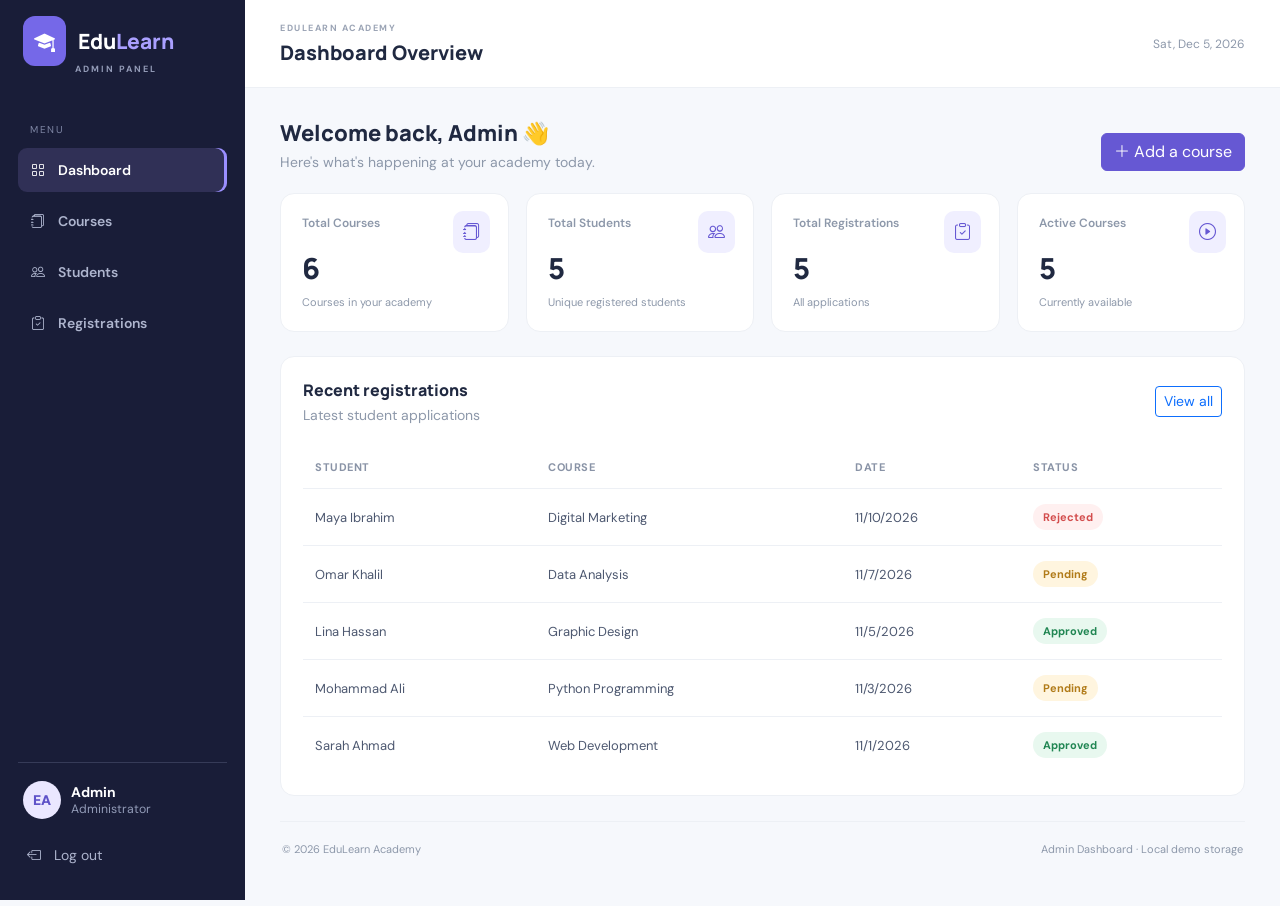
<file: index.html>
<!DOCTYPE html>
<html lang="en">
<head>
    <meta charset="UTF-8">
    <meta name="viewport" content="width=device-width, initial-scale=1.0">

    <title>Dashboard | EduLearn Academy</title>

    <link href="https://cdn.jsdelivr.net/npm/bootstrap@5.3.3/dist/css/bootstrap.min.css" rel="stylesheet">

    <link href="https://cdn.jsdelivr.net/npm/bootstrap-icons@1.11.3/font/bootstrap-icons.min.css" rel="stylesheet">

    <link rel="stylesheet" href="style.css">
</head>

<body>

    <!-- Sidebar -->
    <aside class="sidebar" id="sidebar">

        <a class="brand" href="index.html">
            <i class="bi bi-mortarboard-fill"></i>
            Edu<span>Learn</span>
            <small>ADMIN PANEL</small>
        </a>

        <p class="nav-label">MENU</p>

        <nav>
            <a class="nav-link active" href="index.html">
                <i class="bi bi-grid"></i> Dashboard
            </a>

            <a class="nav-link" href="courses.html">
                <i class="bi bi-journals"></i> Courses
            </a>

            <a class="nav-link" href="students.html">
                <i class="bi bi-people"></i> Students
            </a>

            <a class="nav-link" href="registrations.html">
                <i class="bi bi-clipboard-check"></i> Registrations
            </a>
        </nav>

        <div class="sidebar-bottom">
            <div class="admin">
                <b>EA</b>
                <span>Admin<small>Administrator</small></span>
            </div>

            <button id="logout" class="logout">
                <i class="bi bi-box-arrow-left"></i> Log out
            </button>
        </div>

    </aside>

    <!-- Main -->
    <main class="main">

        <header class="topbar">

            <div class="d-flex align-items-center gap-3">

                <button class="btn btn-light d-lg-none" id="menu">
                    <i class="bi bi-list"></i>
                </button>

                <div>
                    <small>EDULEARN ACADEMY</small>
                    <h1>Dashboard Overview</h1>
                </div>

            </div>

            <span id="date"></span>

        </header>

        <div class="content">

            <div class="welcome">

                <div>
                    <h2>Welcome back, Admin 👋</h2>
                    <p>Here's what's happening at your academy today.</p>
                </div>

                <a href="courses.html" class="btn btn-primary">
                    <i class="bi bi-plus-lg"></i> Add a course
                </a>

            </div>

            <!-- Statistics -->
            <div class="stats">

                <article>
                    <span>Total Courses</span>
                    <i class="bi bi-journals"></i>
                    <strong id="totalCourses">0</strong>
                    <small>Courses in your academy</small>
                </article>

                <article>
                    <span>Total Students</span>
                    <i class="bi bi-people"></i>
                    <strong id="totalStudents">0</strong>
                    <small>Unique registered students</small>
                </article>

                <article>
                    <span>Total Registrations</span>
                    <i class="bi bi-clipboard-check"></i>
                    <strong id="totalRegistrations">0</strong>
                    <small>All applications</small>
                </article>

                <article>
                    <span>Active Courses</span>
                    <i class="bi bi-play-circle"></i>
                    <strong id="activeCourses">0</strong>
                    <small>Currently available</small>
                </article>

            </div>

            <!-- Recent Registrations -->
            <div class="panel">

                <div class="panel-title">

                    <div>
                        <h3>Recent registrations</h3>
                        <p>Latest student applications</p>
                    </div>

                    <a href="registrations.html"
                       class="btn btn-sm btn-outline-primary">
                        View all
                    </a>

                </div>

                <div class="table-responsive">

                    <table class="table">

                        <thead>
                            <tr>
                                <th>Student</th>
                                <th>Course</th>
                                <th>Date</th>
                                <th>Status</th>
                            </tr>
                        </thead>

                        <tbody id="recent"></tbody>

                    </table>

                </div>

            </div>

            <footer>
                © 2026 EduLearn Academy
                <span>Admin Dashboard · Local demo storage</span>
            </footer>

        </div>

    </main>

    <script src="https://cdn.jsdelivr.net/npm/bootstrap@5.3.3/dist/js/bootstrap.bundle.min.js"></script>
 <script src="admin.js"></script>
<script>
// ========================================
// Dashboard JavaScript
// ========================================

function dashboard() {

    const courses = read(KEY_C);
    const regs = read(KEY_R);

    // Statistics
    $("totalCourses").textContent = courses.length;

    $("totalStudents").textContent = students().length;

    $("totalRegistrations").textContent = regs.length;

    $("activeCourses").textContent =
        courses.filter(c => c.status === "Active").length;

    // Latest 5 registrations
    const latest = [...regs]
        .sort((a, b) =>
            new Date(b.date || 0) - new Date(a.date || 0)
        )
        .slice(0, 5);

    $("recent").innerHTML = latest.length

        ? latest.map(r => `
            <tr>
                <td>${safe(r.name)}</td>
                <td>${safe(r.course)}</td>
                <td>${date(r.date)}</td>
                <td>${badge(r.status || "Pending")}</td>
            </tr>
        `).join("")

        : `
            <tr>
                <td colspan="4" class="text-center text-secondary">
                    No registrations yet.
                </td>
            </tr>
        `;
}

dashboard();
</script>

</body>
</html>
</file>
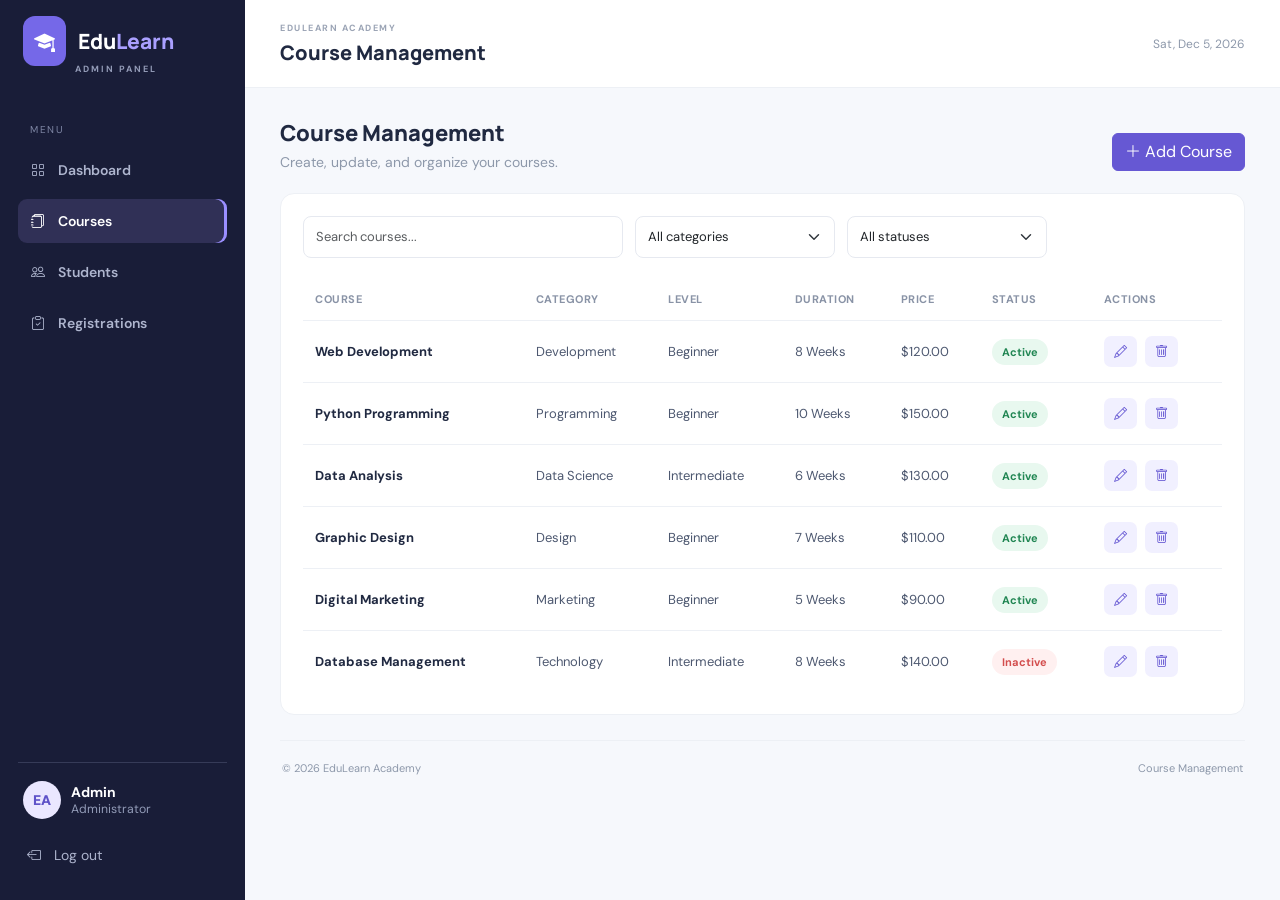
<file: courses.html>
<!DOCTYPE html>
<html lang="en">
<head>
    <meta charset="UTF-8">
    <meta name="viewport" content="width=device-width, initial-scale=1.0">

    <title>Courses | EduLearn Academy</title>

    <link href="https://cdn.jsdelivr.net/npm/bootstrap@5.3.3/dist/css/bootstrap.min.css" rel="stylesheet">

    <link href="https://cdn.jsdelivr.net/npm/bootstrap-icons@1.11.3/font/bootstrap-icons.min.css" rel="stylesheet">

    <link rel="stylesheet" href="style.css">
</head>

<body>

    <!-- Sidebar -->
    <aside class="sidebar" id="sidebar">

        <a class="brand" href="index.html">
            <i class="bi bi-mortarboard-fill"></i>
            Edu<span>Learn</span>
            <small>ADMIN PANEL</small>
        </a>

        <p class="nav-label">MENU</p>

        <nav>
            <a class="nav-link" href="index.html">
                <i class="bi bi-grid"></i> Dashboard
            </a>

            <a class="nav-link active" href="courses.html">
                <i class="bi bi-journals"></i> Courses
            </a>

            <a class="nav-link" href="students.html">
                <i class="bi bi-people"></i> Students
            </a>

            <a class="nav-link" href="registrations.html">
                <i class="bi bi-clipboard-check"></i> Registrations
            </a>
        </nav>

        <div class="sidebar-bottom">
            <div class="admin">
                <b>EA</b>
                <span>Admin<small>Administrator</small></span>
            </div>

            <button id="logout" class="logout">
                <i class="bi bi-box-arrow-left"></i> Log out
            </button>
        </div>

    </aside>

    <!-- Main -->
    <main class="main">

        <header class="topbar">

            <div class="d-flex align-items-center gap-3">

                <button class="btn btn-light d-lg-none" id="menu">
                    <i class="bi bi-list"></i>
                </button>

                <div>
                    <small>EDULEARN ACADEMY</small>
                    <h1>Course Management</h1>
                </div>

            </div>

            <span id="date"></span>

        </header>

        <div class="content">

            <div class="section-head">

                <div>
                    <h2>Course Management</h2>
                    <p>Create, update, and organize your courses.</p>
                </div>

                <button class="btn btn-primary" id="addCourse">
                    <i class="bi bi-plus-lg"></i> Add Course
                </button>

            </div>

            <div class="panel">

                <!-- Search and Filters -->
                <div class="filters">

                    <input
                        id="courseSearch"
                        class="form-control"
                        placeholder="Search courses..."
                    >

                    <select id="categoryFilter" class="form-select">
                        <option value="">All categories</option>
                    </select>

                    <select id="statusFilter" class="form-select">
                        <option value="">All statuses</option>
                        <option>Active</option>
                        <option>Inactive</option>
                    </select>

                </div>

                <!-- Courses Table -->
                <div class="table-responsive">

                    <table class="table">

                        <thead>
                            <tr>
                                <th>Course</th>
                                <th>Category</th>
                                <th>Level</th>
                                <th>Duration</th>
                                <th>Price</th>
                                <th>Status</th>
                                <th>Actions</th>
                            </tr>
                        </thead>

                        <tbody id="courseRows"></tbody>

                    </table>

                </div>

                <p id="courseEmpty" class="empty d-none">
                    No courses found.
                </p>

            </div>

            <footer>
                © 2026 EduLearn Academy
                <span>Course Management</span>
            </footer>

        </div>

    </main>

    <!-- Add / Edit Course Modal -->
    <div class="modal fade" id="courseModal" tabindex="-1">

        <div class="modal-dialog modal-dialog-centered">

            <div class="modal-content">

                <form id="courseForm" novalidate>

                    <div class="modal-header">

                        <div>
                            <h5 id="modalTitle">Add course</h5>
                            <small>Enter course information.</small>
                        </div>

                        <button
                            type="button"
                            class="btn-close"
                            data-bs-dismiss="modal">
                        </button>

                    </div>

                    <div class="modal-body">

                        <input type="hidden" id="courseId">

                        <label class="form-label">Course name *</label>
                        <input id="name"
                               class="form-control mb-3"
                               required minlength="3">

                        <label class="form-label">Category *</label>
                        <input id="category"
                               class="form-control mb-3"
                               required>

                        <label class="form-label">Level *</label>
                        <select id="level" class="form-select mb-3" required>
                            <option value="">Choose level</option>
                            <option>Beginner</option>
                            <option>Intermediate</option>
                            <option>Advanced</option>
                        </select>

                        <label class="form-label">Duration *</label>
                        <input id="duration"
                               class="form-control mb-3"
                               placeholder="e.g. 8 Weeks"
                               required>

                        <label class="form-label">Price ($) *</label>
                        <input id="price"
                               type="number"
                               min="0"
                               step=".01"
                               class="form-control mb-3"
                               required>

                        <label class="form-label">Status</label>
                        <select id="courseStatus" class="form-select">
                            <option>Active</option>
                            <option>Inactive</option>
                        </select>

                    </div>

                    <div class="modal-footer">

                        <button type="button"
                                class="btn btn-light"
                                data-bs-dismiss="modal">
                            Cancel
                        </button>

                        <button class="btn btn-primary">
                            Save course
                        </button>

                    </div>

                </form>

            </div>

        </div>

    </div>

    <!-- Notification -->
    <div class="toast-container position-fixed bottom-0 end-0 p-3">

        <div id="toast" class="toast text-bg-dark">
            <div class="toast-body" id="toastText"></div>
        </div>

    </div>

    <script src="https://cdn.jsdelivr.net/npm/bootstrap@5.3.3/dist/js/bootstrap.bundle.min.js"></script>
 <script src="admin.js"></script>
    <script >

// ========================================
// Course Management JavaScript
// ========================================

let courses = read(KEY_C);

const courseModal = new bootstrap.Modal($("courseModal"));

// Render courses
function renderCourses() {

    courses = read(KEY_C);

    // Categories
    const categories = [...new Set(
        courses.map(c => c.category)
    )];

    const old = $("categoryFilter").value;

    $("categoryFilter").innerHTML =
        '<option value="">All categories</option>' +
        categories.map(c =>
            `<option value="${safe(c)}">${safe(c)}</option>`
        ).join("");

    $("categoryFilter").value =
        categories.includes(old) ? old : "";

    // Search and filters
    const q = $("courseSearch").value.toLowerCase();
    const cat = $("categoryFilter").value;
    const status = $("statusFilter").value;

    const arr = courses.filter(c =>
        `${c.name} ${c.category} ${c.level}`
            .toLowerCase()
            .includes(q)
        && (!cat || c.category === cat)
        && (!status || c.status === status)
    );

    // Display
    $("courseRows").innerHTML = arr.map(c => `
        <tr>
            <td><b>${safe(c.name)}</b></td>
            <td>${safe(c.category)}</td>
            <td>${safe(c.level)}</td>
            <td>${safe(c.duration)}</td>
            <td>$${Number(c.price).toFixed(2)}</td>
            <td>${badge(c.status)}</td>
            <td>
                <button class="action"
                        data-edit="${safe(c.id)}">
                    <i class="bi bi-pencil"></i>
                </button>

                <button class="action"
                        data-del="${safe(c.id)}">
                    <i class="bi bi-trash"></i>
                </button>
            </td>
        </tr>
    `).join("");

    $("courseEmpty").classList.toggle(
        "d-none",
        arr.length > 0
    );

    // Edit buttons
    document.querySelectorAll("[data-edit]").forEach(b => {
        b.onclick = () => openCourse(b.dataset.edit);
    });

    // Delete buttons
    document.querySelectorAll("[data-del]").forEach(b => {
        b.onclick = () => delCourse(b.dataset.del);
    });
}

// Search and filters
$("courseSearch").oninput = renderCourses;
$("categoryFilter").onchange = renderCourses;
$("statusFilter").onchange = renderCourses;

// Open modal
function openCourse(id) {

    $("courseForm").reset();
    $("courseForm").classList.remove("was-validated");

    const c = courses.find(x => x.id === id);

    $("courseId").value = c?.id || "";

    $("modalTitle").textContent =
        c ? "Edit course" : "Add course";

    if (c) {
        $("name").value = c.name;
        $("category").value = c.category;
        $("level").value = c.level;
        $("duration").value = c.duration;
        $("price").value = c.price;
        $("courseStatus").value = c.status;
    }

    courseModal.show();
}

// Add button
$("addCourse").onclick = () => openCourse();

// Save course
$("courseForm").onsubmit = e => {

    e.preventDefault();

    const form = e.currentTarget;

    if (!form.checkValidity()) {
        form.classList.add("was-validated");
        return;
    }

    const id = $("courseId").value || "course-" + Date.now();

    const course = {
        id,
        name: $("name").value.trim(),
        category: $("category").value.trim(),
        level: $("level").value,
        duration: $("duration").value.trim(),
        price: Number($("price").value),
        status: $("courseStatus").value
    };

    if (
        !course.name ||
        !course.category ||
        !course.duration ||
        course.price < 0
    ) return;

    const index = courses.findIndex(x => x.id === id);

    if (index < 0) {
        courses.push(course);
    } else {
        courses[index] = course;
    }

    write(KEY_C, courses);

    courseModal.hide();

    renderCourses();

    note(
        index < 0
            ? "Course added successfully."
            : "Course updated successfully."
    );
};

// Delete course
function delCourse(id) {

    const c = courses.find(x => x.id === id);

    if (c && confirm(`Delete ${c.name}? Existing registrations will remain.`)) {

        courses = courses.filter(x => x.id !== id);

        write(KEY_C, courses);

        renderCourses();

        note("Course deleted.");
    }
}

// Initialize
renderCourses();

    </script>
   

</body>
</html>
</file>
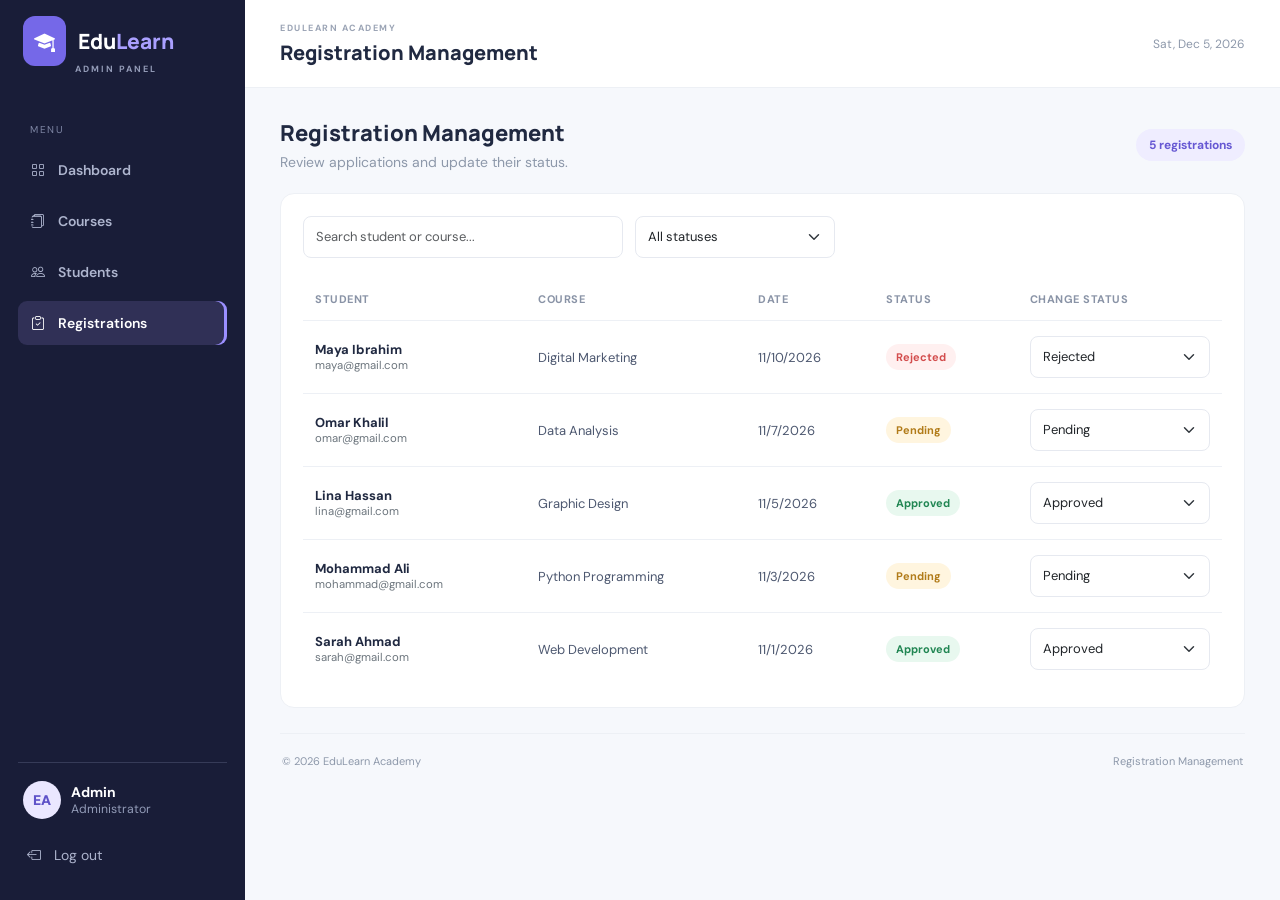
<file: registrations.html>
<!DOCTYPE html>
<html lang="en">
<head>
    <meta charset="UTF-8">
    <meta name="viewport" content="width=device-width, initial-scale=1.0">

    <title>Registrations | EduLearn Academy</title>

    <link href="https://cdn.jsdelivr.net/npm/bootstrap@5.3.3/dist/css/bootstrap.min.css" rel="stylesheet">

    <link href="https://cdn.jsdelivr.net/npm/bootstrap-icons@1.11.3/font/bootstrap-icons.min.css" rel="stylesheet">

    <link rel="stylesheet" href="style.css">
</head>

<body>

    <!-- Sidebar -->
    <aside class="sidebar" id="sidebar">

        <a class="brand" href="index.html">
            <i class="bi bi-mortarboard-fill"></i>
            Edu<span>Learn</span>
            <small>ADMIN PANEL</small>
        </a>

        <p class="nav-label">MENU</p>

        <nav>
            <a class="nav-link" href="index.html">
                <i class="bi bi-grid"></i> Dashboard
            </a>

            <a class="nav-link" href="courses.html">
                <i class="bi bi-journals"></i> Courses
            </a>

            <a class="nav-link" href="students.html">
                <i class="bi bi-people"></i> Students
            </a>

            <a class="nav-link active" href="registrations.html">
                <i class="bi bi-clipboard-check"></i> Registrations
            </a>
        </nav>

        <div class="sidebar-bottom">

            <div class="admin">
                <b>EA</b>
                <span>Admin<small>Administrator</small></span>
            </div>

            <button id="logout" class="logout">
                <i class="bi bi-box-arrow-left"></i> Log out
            </button>

        </div>

    </aside>

    <!-- Main -->
    <main class="main">

        <header class="topbar">

            <div class="d-flex align-items-center gap-3">

                <button class="btn btn-light d-lg-none" id="menu">
                    <i class="bi bi-list"></i>
                </button>

                <div>
                    <small>EDULEARN ACADEMY</small>
                    <h1>Registration Management</h1>
                </div>

            </div>

            <span id="date"></span>

        </header>

        <div class="content">

            <div class="section-head">

                <div>
                    <h2>Registration Management</h2>
                    <p>Review applications and update their status.</p>
                </div>

                <span class="pill" id="registrationCount">
                    0 registrations
                </span>

            </div>

            <div class="panel">

                <!-- Search and Filter -->
                <div class="filters">

                    <input
                        id="registrationSearch"
                        class="form-control"
                        placeholder="Search student or course..."
                    >

                    <select id="registrationFilter" class="form-select">
                        <option value="">All statuses</option>
                        <option>Pending</option>
                        <option>Approved</option>
                        <option>Rejected</option>
                    </select>

                </div>

                <!-- Registrations Table -->
                <div class="table-responsive">

                    <table class="table">

                        <thead>
                            <tr>
                                <th>Student</th>
                                <th>Course</th>
                                <th>Date</th>
                                <th>Status</th>
                                <th>Change status</th>
                            </tr>
                        </thead>

                        <tbody id="registrationRows"></tbody>

                    </table>

                </div>

                <p id="registrationEmpty" class="empty d-none">
                    No registrations found.
                </p>

            </div>

            <footer>
                © 2026 EduLearn Academy
                <span>Registration Management</span>
            </footer>

        </div>

    </main>

    <!-- Notification -->
    <div class="toast-container position-fixed bottom-0 end-0 p-3">

        <div id="toast" class="toast text-bg-dark">
            <div class="toast-body" id="toastText"></div>
        </div>

    </div>

    <script src="https://cdn.jsdelivr.net/npm/bootstrap@5.3.3/dist/js/bootstrap.bundle.min.js"></script>
 <script src="admin.js"></script>
    <script >

// ========================================
// Registration Management JavaScript
// ========================================

function renderRegs() {

    const regs = read(KEY_R);

    // Search and filter
    const q = $("registrationSearch").value.toLowerCase();

    const status = $("registrationFilter").value;

    const arr = [...regs]
        .filter(r =>
            `${r.name || ""} ${r.email || ""} ${r.course || ""}`
                .toLowerCase()
                .includes(q)
            && (!status || (r.status || "Pending") === status)
        )
        .sort((a, b) =>
            new Date(b.date || 0) - new Date(a.date || 0)
        );

    $("registrationCount").textContent =
        regs.length + " registrations";

    // Display registrations
    $("registrationRows").innerHTML = arr.map(r => `
        <tr>

            <td>
                <b>${safe(r.name)}</b>

                <small class="d-block text-secondary">
                    ${safe(r.email)}
                </small>
            </td>

            <td>${safe(r.course)}</td>

            <td>${date(r.date)}</td>

            <td>${badge(r.status || "Pending")}</td>

            <td>

                <select
                    class="form-select"
                    style="min-width:115px"
                    data-status="${safe(r.id)}">

                    <option ${(!r.status || r.status === "Pending") ? "selected" : ""}>
                        Pending
                    </option>

                    <option ${r.status === "Approved" ? "selected" : ""}>
                        Approved
                    </option>

                    <option ${r.status === "Rejected" ? "selected" : ""}>
                        Rejected
                    </option>

                </select>

            </td>

        </tr>
    `).join("");

    $("registrationEmpty").classList.toggle(
        "d-none",
        arr.length > 0
    );

    // Change registration status
    document.querySelectorAll("[data-status]").forEach(select => {

        select.onchange = () => {

            const currentRegs = read(KEY_R);

            const r = currentRegs.find(
                x => String(x.id) === String(select.dataset.status)
            );

            if (r) {

                r.status = select.value;

                write(KEY_R, currentRegs);

                renderRegs();

                note("Registration status updated.");
            }
        };
    });
}

// Search
$("registrationSearch").oninput = renderRegs;

// Status filter
$("registrationFilter").onchange = renderRegs;

// Initialize
renderRegs();

    </script>
  

</body>
</html>
</file>
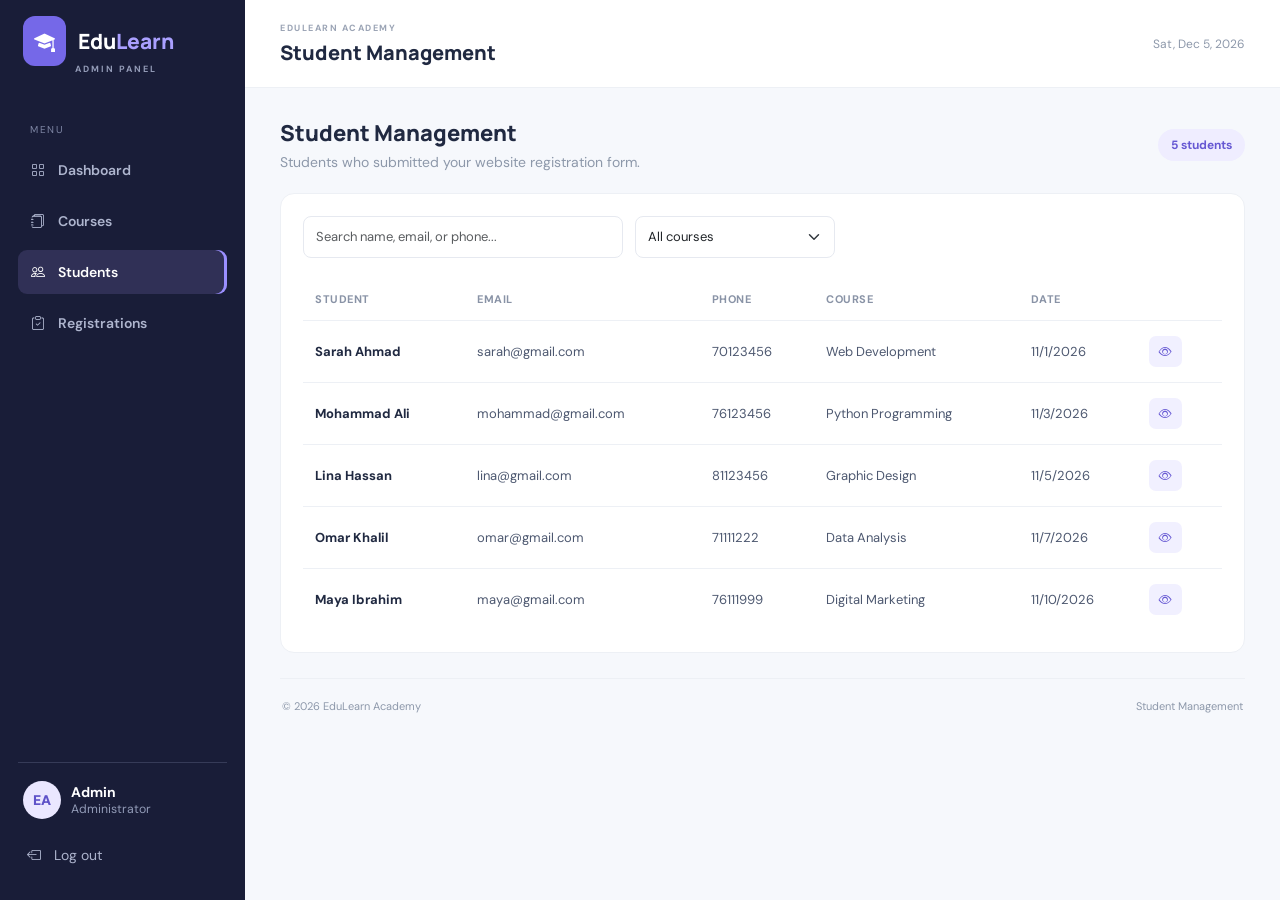
<file: students.html>
<!DOCTYPE html>
<html lang="en">
<head>
    <meta charset="UTF-8">
    <meta name="viewport" content="width=device-width, initial-scale=1.0">

    <title>Students | EduLearn Academy</title>

    <link href="https://cdn.jsdelivr.net/npm/bootstrap@5.3.3/dist/css/bootstrap.min.css" rel="stylesheet">

    <link href="https://cdn.jsdelivr.net/npm/bootstrap-icons@1.11.3/font/bootstrap-icons.min.css" rel="stylesheet">

    <link rel="stylesheet" href="style.css">
</head>

<body>

    <!-- Sidebar -->
    <aside class="sidebar" id="sidebar">

        <a class="brand" href="index.html">
            <i class="bi bi-mortarboard-fill"></i>
            Edu<span>Learn</span>
            <small>ADMIN PANEL</small>
        </a>

        <p class="nav-label">MENU</p>

        <nav>
            <a class="nav-link" href="index.html">
                <i class="bi bi-grid"></i> Dashboard
            </a>

            <a class="nav-link" href="courses.html">
                <i class="bi bi-journals"></i> Courses
            </a>

            <a class="nav-link active" href="students.html">
                <i class="bi bi-people"></i> Students
            </a>

            <a class="nav-link" href="registrations.html">
                <i class="bi bi-clipboard-check"></i> Registrations
            </a>
        </nav>

        <div class="sidebar-bottom">

            <div class="admin">
                <b>EA</b>
                <span>Admin<small>Administrator</small></span>
            </div>

            <button id="logout" class="logout">
                <i class="bi bi-box-arrow-left"></i> Log out
            </button>

        </div>

    </aside>

    <!-- Main -->
    <main class="main">

        <header class="topbar">

            <div class="d-flex align-items-center gap-3">

                <button class="btn btn-light d-lg-none" id="menu">
                    <i class="bi bi-list"></i>
                </button>

                <div>
                    <small>EDULEARN ACADEMY</small>
                    <h1>Student Management</h1>
                </div>

            </div>

            <span id="date"></span>

        </header>

        <div class="content">

            <div class="section-head">

                <div>
                    <h2>Student Management</h2>
                    <p>Students who submitted your website registration form.</p>
                </div>

                <span class="pill" id="studentCount">
                    0 students
                </span>

            </div>

            <div class="panel">

                <!-- Search and Filter -->
                <div class="filters">

                    <input
                        id="studentSearch"
                        class="form-control"
                        placeholder="Search name, email, or phone..."
                    >

                    <select id="studentCourseFilter" class="form-select">
                        <option value="">All courses</option>
                    </select>

                </div>

                <!-- Students Table -->
                <div class="table-responsive">

                    <table class="table">

                        <thead>
                            <tr>
                                <th>Student</th>
                                <th>Email</th>
                                <th>Phone</th>
                                <th>Course</th>
                                <th>Date</th>
                                <th></th>
                            </tr>
                        </thead>

                        <tbody id="studentRows"></tbody>

                    </table>

                </div>

                <p id="studentEmpty" class="empty d-none">
                    No students found.
                </p>

            </div>

            <footer>
                © 2026 EduLearn Academy
                <span>Student Management</span>
            </footer>

        </div>

    </main>

    <!-- Student Details Modal -->
    <div class="modal fade" id="studentModal" tabindex="-1">

        <div class="modal-dialog modal-dialog-centered">

            <div class="modal-content">

                <div class="modal-header">

                    <h5>Student details</h5>

                    <button
                        class="btn-close"
                        data-bs-dismiss="modal">
                    </button>

                </div>

                <div class="modal-body" id="studentDetails"></div>

            </div>

        </div>

    </div>

    <script src="https://cdn.jsdelivr.net/npm/bootstrap@5.3.3/dist/js/bootstrap.bundle.min.js"></script>
 <script src="admin.js"></script>
    <script >
// ========================================
// Student Management JavaScript
// ========================================

const studentModal = new bootstrap.Modal($("studentModal"));

// Display students
function renderStudents() {

    const regs = read(KEY_R);

   // Get all courses from the Courses page
const courses = read(KEY_C);

const names = [
    ...new Set(courses.map(c => c.name).filter(Boolean))
].sort();

    const old = $("studentCourseFilter").value;

    $("studentCourseFilter").innerHTML =
        '<option value="">All courses</option>' +
        names.map(n =>
            `<option value="${safe(n)}">${safe(n)}</option>`
        ).join("");

    $("studentCourseFilter").value =
        names.includes(old) ? old : "";

    // Search and filter
    const q = $("studentSearch").value.toLowerCase();

    const course = $("studentCourseFilter").value;

    const all = students();

    const arr = all.filter(r =>
        `${r.name || ""} ${r.email || ""} ${r.phone || ""}`
            .toLowerCase()
            .includes(q)
        && (!course || r.course === course)
    );

    $("studentCount").textContent =
        all.length + " students";

    // Display table
    $("studentRows").innerHTML = arr.map(r => `
        <tr>
            <td><b>${safe(r.name)}</b></td>
            <td>${safe(r.email)}</td>
            <td>${safe(r.phone)}</td>
            <td>${safe(r.course)}</td>
            <td>${date(r.date)}</td>

            <td>
                <button class="action"
                        data-student="${safe(r.id)}">
                    <i class="bi bi-eye"></i>
                </button>
            </td>
        </tr>
    `).join("");

    $("studentEmpty").classList.toggle(
        "d-none",
        arr.length > 0
    );

    // View details
    document.querySelectorAll("[data-student]").forEach(b => {
        b.onclick = () => studentDetails(b.dataset.student);
    });
}

// Search
$("studentSearch").oninput = renderStudents;

// Course filter
$("studentCourseFilter").onchange = renderStudents;

// View student details
function studentDetails(id) {

    const regs = read(KEY_R);

    const r = regs.find(
        x => String(x.id) === String(id)
    );

    if (!r) return;

    const details = [
        ["Name", r.name],
        ["Email", r.email],
        ["Phone", r.phone],
        ["Course", r.course],
        ["Date", date(r.date)],
        ["Status", r.status || "Pending"],
        ["Message", r.message || "—"]
    ];

    $("studentDetails").innerHTML = details.map(
        ([key, value]) => `
            <div class="student-details">
                <small>${safe(key)}</small>
                <b>${safe(value)}</b>
            </div>
        `
    ).join("");

    studentModal.show();
}

// Initialize
renderStudents();
</script>

    

</body>
</html>
</file>
<file: style.css>
@import url('https://fonts.googleapis.com/css2?family=DM+Sans:wght@400;500;600;700&family=Manrope:wght@700;800&display=swap');

:root {
    --purple: #6658d3;
    --ink: #202941;
    --muted: #8d98aa;
    --line: #edf0f5;
    --bg: #f6f8fc;
}

* {
    box-sizing: border-box;
}

body {
    margin: 0;
    background: var(--bg);
    color: var(--ink);
    font: 14px 'DM Sans', sans-serif;
}

/* Sidebar */

.sidebar {
    position: fixed;
    inset: 0 auto 0 0;
    width: 245px;
    background: #191d38;
    color: #fff;
    padding: 27px 18px;
    z-index: 5;
    display: flex;
    flex-direction: column;
}

.brand {
    color: white;
    text-decoration: none;
    font: 800 21px Manrope;
    margin: 0 5px 48px;
}

.brand > i {
    background: #7568e8;
    padding: 11px;
    border-radius: 12px;
    margin-right: 8px;
}

.brand span {
    color: #aaa0ff;
}

.brand small {
    display: block;
    font: 700 9px 'DM Sans';
    letter-spacing: 2px;
    color: #939bb7;
    margin: 8px 0 0 52px;
}

.nav-label {
    font-size: 10px;
    letter-spacing: 1.5px;
    color: #7e86a4;
    margin: 0 12px 12px;
}

.sidebar nav {
    display: grid;
    gap: 7px;
}

.sidebar .nav-link {
    color: #aeb5ce;
    border-radius: 9px;
    padding: 13px;
    display: flex;
    gap: 13px;
    align-items: center;
    font-weight: 600;
}

.sidebar .nav-link.active,
.sidebar .nav-link:hover {
    background: #303056;
    color: white;
}

.sidebar .nav-link.active {
    box-shadow: inset -3px 0 #9b8fff;
}

.sidebar-bottom {
    margin-top: auto;
}

.admin {
    border-top: 1px solid #363b58;
    padding: 18px 5px;
    display: flex;
    gap: 10px;
    align-items: center;
    font-weight: 700;
}

.admin > b {
    background: #eae7ff;
    color: #5e52c8;
    padding: 10px;
    border-radius: 50%;
}

.admin small {
    display: block;
    color: #929bb7;
    font-weight: 400;
}

.logout {
    border: 0;
    background: none;
    color: #adb4cd;
    padding: 9px;
}

.logout i {
    margin-right: 9px;
}

/* Main Content */

.main {
    margin-left: 245px;
}

.topbar {
    height: 88px;
    background: white;
    border-bottom: 1px solid var(--line);
    display: flex;
    align-items: center;
    justify-content: space-between;
    padding: 0 35px;
    position: sticky;
    top: 0;
    z-index: 3;
}

.topbar small {
    color: #9ba4b5;
    font-size: 9px;
    letter-spacing: 1.5px;
    font-weight: 700;
}

.topbar h1 {
    font: 800 20px Manrope;
    margin: 4px 0;
}

.topbar > span {
    font-size: 12px;
    color: var(--muted);
}

.content {
    padding: 30px 35px;
    max-width: 1500px;
    margin: auto;
}

/* Pages */

.page {
    display: none;
}

.page.active {
    display: block;
}

/* Welcome and Section Headings */

.welcome,
.section-head,
.panel-title {
    display: flex;
    justify-content: space-between;
    align-items: center;
    gap: 15px;
    margin-bottom: 22px;
}

.welcome h2,
.section-head h2 {
    font: 800 22px Manrope;
    margin: 0 0 5px;
}

.welcome p,
.section-head p,
.panel-title p {
    color: var(--muted);
    margin: 0;
}

/* Buttons */

.btn-primary {
    background: var(--purple);
    border-color: var(--purple);
}

.btn-primary:hover {
    background: #5547c0;
    border-color: #5547c0;
}

/* Statistics Cards */

.stats {
    display: grid;
    grid-template-columns: repeat(4, 1fr);
    gap: 17px;
    margin-bottom: 24px;
}

.stats article {
    background: white;
    border: 1px solid var(--line);
    border-radius: 14px;
    padding: 21px;
    position: relative;
    min-width: 0;
}

.stats article > span {
    display: block;
    color: var(--muted);
    font-size: 12px;
    font-weight: 600;
}

.stats article > i {
    position: absolute;
    right: 18px;
    top: 17px;
    color: var(--purple);
    background: #f0efff;
    padding: 10px;
    border-radius: 10px;
    font-size: 17px;
}

.stats strong {
    display: block;
    font: 800 29px Manrope;
    margin: 17px 0 4px;
}

.stats article small {
    color: var(--muted);
    font-size: 11px;
}

/* Panels */

.panel {
    background: white;
    border: 1px solid var(--line);
    border-radius: 14px;
    padding: 22px;
    margin-bottom: 22px;
}

.panel-title h3 {
    font: 800 16px Manrope;
    margin: 0 0 5px;
}

/* Tables */

.table {
    margin-bottom: 0;
    vertical-align: middle;
}

.table thead th {
    color: #8993a6;
    font-size: 11px;
    font-weight: 700;
    text-transform: uppercase;
    letter-spacing: .5px;
    border-bottom: 1px solid var(--line);
    white-space: nowrap;
    padding: 14px 12px;
}

.table tbody td {
    padding: 15px 12px;
    border-color: var(--line);
    color: #4d5870;
    font-size: 13px;
}

.table tbody tr:last-child td {
    border-bottom: 0;
}

.table tbody td b {
    color: var(--ink);
}

/* Filters */

.filters {
    display: flex;
    gap: 12px;
    margin-bottom: 20px;
}

.filters input {
    max-width: 320px;
}

.filters select {
    max-width: 200px;
}

.form-control,
.form-select {
    border-color: #e6e9f0;
    border-radius: 8px;
    min-height: 42px;
    font-size: 13px;
}

.form-control:focus,
.form-select:focus {
    border-color: var(--purple);
    box-shadow: 0 0 0 3px #6658d31a;
}

/* Status Badges */

.badge-status {
    display: inline-block;
    border-radius: 20px;
    padding: 6px 10px;
    font-size: 11px;
    font-weight: 700;
}

.badge-status.Active,
.badge-status.Approved {
    background: #e8f8ef;
    color: #218653;
}

.badge-status.Inactive,
.badge-status.Rejected {
    background: #fff0f0;
    color: #d34d4d;
}

.badge-status.Pending {
    background: #fff5df;
    color: #b17b19;
}

/* Action Buttons */

.action {
    border: 0;
    background: #f1f0ff;
    color: var(--purple);
    border-radius: 7px;
    padding: 7px 10px;
    margin-right: 5px;
}

.action:hover {
    background: var(--purple);
    color: white;
}

/* Empty State */

.empty {
    text-align: center;
    color: var(--muted);
    padding: 25px 10px;
    margin: 0;
}

/* Student Count */

.pill {
    background: #efedff;
    color: var(--purple);
    border-radius: 30px;
    padding: 8px 13px;
    font-size: 12px;
    font-weight: 700;
    white-space: nowrap;
}

/* Student Details */

.student-details {
    padding: 12px 0;
    border-bottom: 1px solid var(--line);
}

.student-details:last-child {
    border-bottom: 0;
}

.student-details small {
    display: block;
    color: var(--muted);
    margin-bottom: 4px;
}

.student-details b {
    color: var(--ink);
    font-weight: 600;
}

/* Footer */

footer {
    border-top: 1px solid var(--line);
    padding: 20px 2px;
    margin-top: 25px;
    color: var(--muted);
    font-size: 11px;
    display: flex;
    justify-content: space-between;
}

/* Modal */

.modal-content {
    border: 0;
    border-radius: 14px;
}

.modal-header,
.modal-footer {
    border-color: var(--line);
}

#modalTitle {
    font: 800 17px Manrope;
}

/* Tablet Responsive */

@media (max-width: 1050px) {

    .stats {
        grid-template-columns: repeat(2, 1fr);
    }

    .content {
        padding: 25px;
    }

    .topbar {
        padding: 0 25px;
    }

}

/* Mobile Responsive */

@media (max-width: 767px) {

  .sidebar {
    transform: translateX(-100%);
    transition: .25s;
    box-shadow: 10px 0 30px #0002;
}



    .sidebar.open {
        transform: translateX(0);
    }

    .main {
        margin: 0;
    }

    .topbar {
        height: 75px;
        padding: 0 15px;
    }

    .topbar h1 {
        font-size: 17px;
    }

    .topbar > span {
        display: none;
    }

    .content {
        padding: 20px 14px;
    }

    .welcome,
    .section-head {
        align-items: flex-start;
        flex-direction: column;
    }

    .stats {
        gap: 10px;
    }

    .stats article {
        padding: 15px;
    }

    .stats strong {
        font-size: 25px;
    }

    .filters {
        flex-direction: column;
    }

    .filters input,
    .filters select {
        max-width: none;
    }

    .panel {
        padding: 14px;
    }

    footer {
        flex-direction: column;
        gap: 7px;
    }

}
.topbar {
    position: relative;
}

#menu {
    position: absolute;
    right: 15px;
    top: 50%;
    transform: translateY(-50%);
}
.welcome .btn {
    align-self: flex-end;
    margin-top: 10px;
}
 .section-head .btn{
    align-self: flex-end;
    margin-top: 10px;
}


  

/* Small Mobile */

@media (max-width: 380px) {

    .stats {
        grid-template-columns: 1fr;
    }

}
</file>
